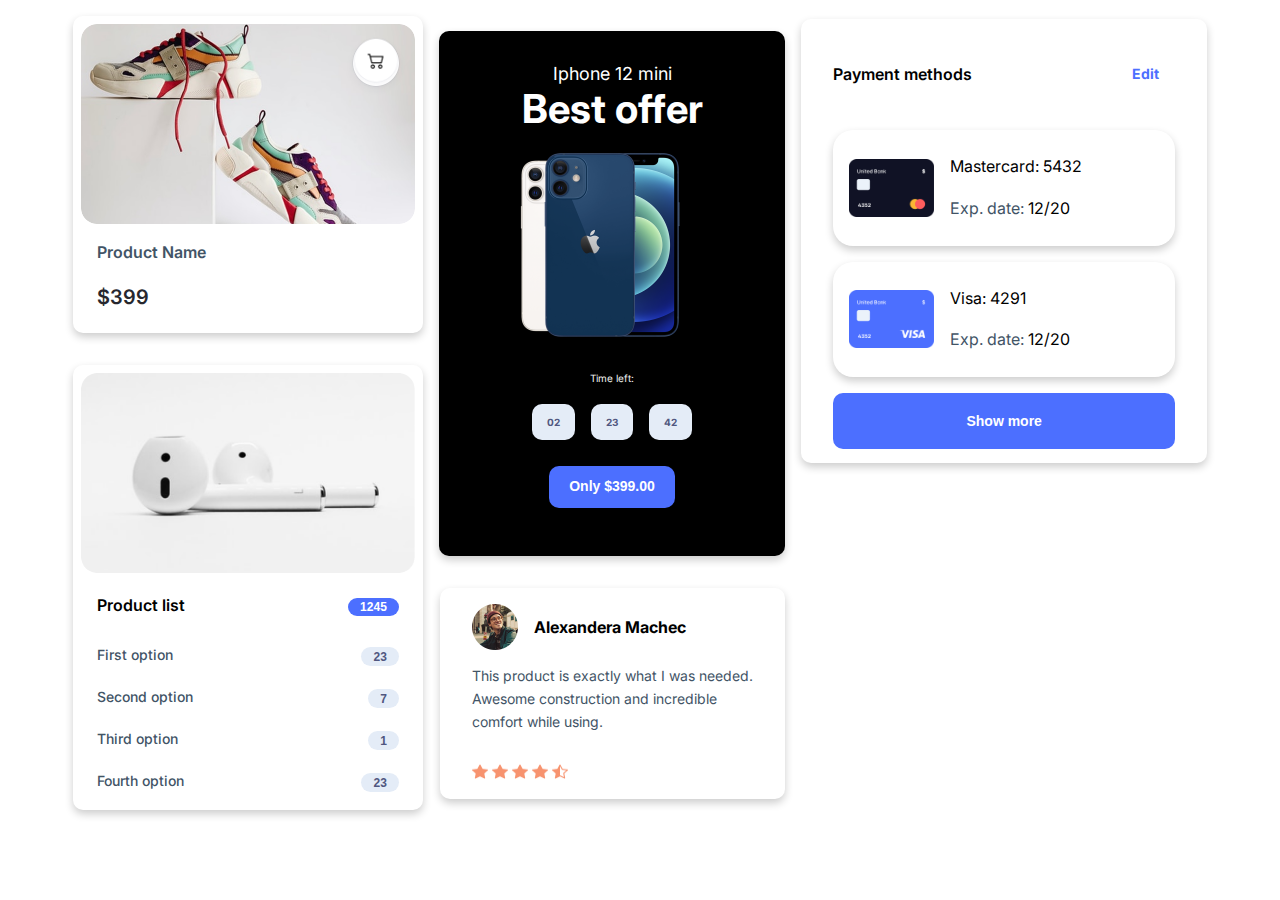
<file: latihan-sas-1-pra/index.html>
<!DOCTYPE html>
<html lang="en">
  <head>
    <meta charset="UTF-8" />
    <meta name="viewport" content="width=device-width, initial-scale=1.0" />
    <title>latihan sas</title>
    <link rel="stylesheet" href="style.css" />
  </head>
  <body>
    <header></header>
    <main>
      <section class="hero">
        <section id="left">
          <section id="card-shoes">
            <div id="shoes-header">
              <div id="shoes">
                <div id="elements">
                  <img src="./assets/keranjang.png" alt="" />
                </div>
              </div>
            </div>
            <div id="shoes-body">
              <h6 class="shoes-title">Product Name</h6>
              <h3 class="price">$399</h3>
            </div>
          </section>
          <section id="card-buds">
            <div id="buds-header">
              <img src="./assets/buds.png" alt="" />
            </div>
            <div id="buds-body">
              <div id="buds-title">
                <h5 class="buds-title">Product list</h5>
                <span> <button class="price">1245</button> </span>
              </div>
              <div class="first option">
                <p>First option</p>
                <span> <button>23</button> </span>
              </div>
              <div class="second option">
                <p>Second option</p>
                <span> <button>7</button> </span>
              </div>
              <div class="third option">
                <p>Third option</p>
                <span> <button>1</button> </span>
              </div>
              <div class="fourth option">
                <p>Fourth option</p>
                <span> <button>23</button> </span>
              </div>
            </div>
          </section>
        </section>
        <section id="mid">
          <section class="card-iphone">
            <div id="iphone-header">
              <p>Iphone 12 mini</p>
              <h1>Best offer</h1>
            </div>
            <div id="iphone-body">
              <img src="./assets/Image.png" alt="" class="elements" />
            </div>
            <div id="iphone-footer">
              <p>Time left:</p>
              <div id="timer">
                <p id="hours" class="time">02</p>
                <p id="minutes" class="time">23</p>
                <p id="seconds" class="time">42</p>
              </div>
              <div id="button">
                <button><a href="">Only $399.00</a></button>
              </div>
            </div>
          </section>
          <section class="card-comment">
            <div id="comment-header">
              <img src="./assets/x-avatar.png" alt="gambar" />
              <h5>Alexandera Machec</h5>
            </div>
            <div id="comment-content">
              <p>
                This product is exactly what I was needed. <br />Awesome
                construction and incredible <br />comfort while using.
              </p>
            </div>
            <div id="comment-footer">
              <img src="./assets/star-fill.png" alt="" />
              <img src="./assets/star-fill.png" alt="" />
              <img src="./assets/star-fill.png" alt="" />
              <img src="./assets/star-fill.png" alt="" />
              <img src="./assets/star-half.png" alt="" />
            </div>
          </section>
        </section>
        <section id="right">
          <section id="card-payment">
            <div id="payment-header">
              <h5>Payment methods</h5>
              <a href="#">Edit</a>
            </div>
            <div id="payment-body">
              <div class="payment 1">
                <img src="./assets/mastercard.png" alt="" />
                <div class="card-number">
                  <p class="mastercard">Mastercard: 5432</p>
                  <p><span class="exp">Exp. date:</span> 12/20</p>
                </div>
              </div>
              <div class="payment 2">
                <img src="./assets/visa.png" alt="" />
                <div class="card-number">
                  <p class="mastercard">Visa: 4291</p>
                  <p><span class="exp">Exp. date:</span> 12/20</p>
                </div>
              </div>
            </div>
            <div id="payment-footer">
              <div class="button">
                <button><a href="">Show more</a></button>
              </div>
            </div>
          </section>
        </section>
      </section>
    </main>
  </body>
</html>
</file>
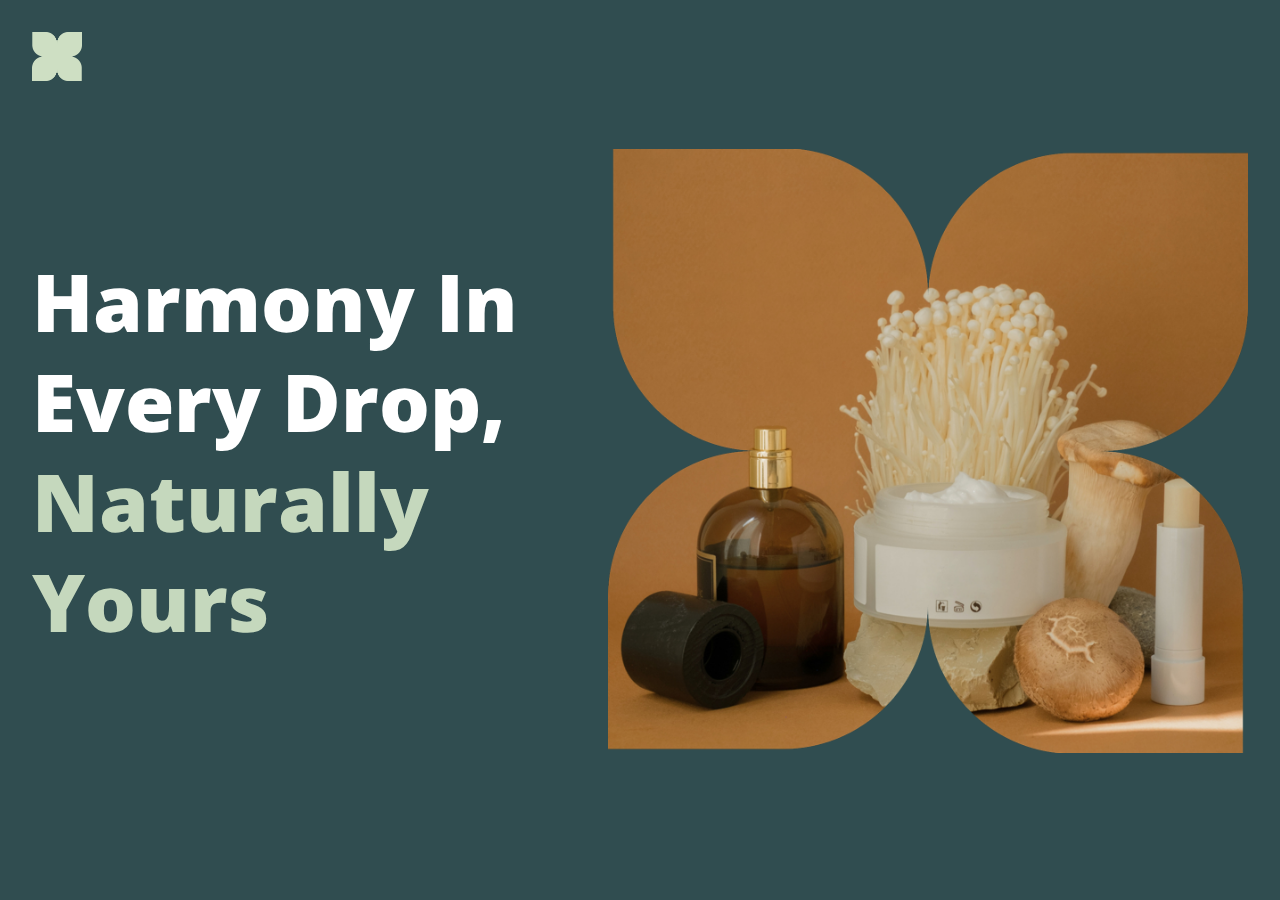
<file: ujian-sts-2-pra/index.html>
<!DOCTYPE html>
<html lang="en">
  <head>
    <meta charset="UTF-8" />
    <meta name="viewport" content="width=device-width, initial-scale=1.0" />
    <title>ujian-sts-2-pra</title>
    <link rel="stylesheet" href="./sass/style.css" />
  </head>
  <body>
    <header>
      <div class="header-logo">
        <img src="./assets/Union.png" alt="header-logo" />
      </div>
      <nav>
        <img src="./assets/Vector.png" alt="" />
      </nav>
    </header>
    <main>
      <section class="hero">
        <h1>Harmony In <br>Every Drop,<br> <span>Naturally Yours</span></h1>
        <div class="image-hero">
            <img src="./assets/Butter-fly.png" alt="butter-fly">
        </div>
      </section>
    </main>
  </body>
</html>
</file>
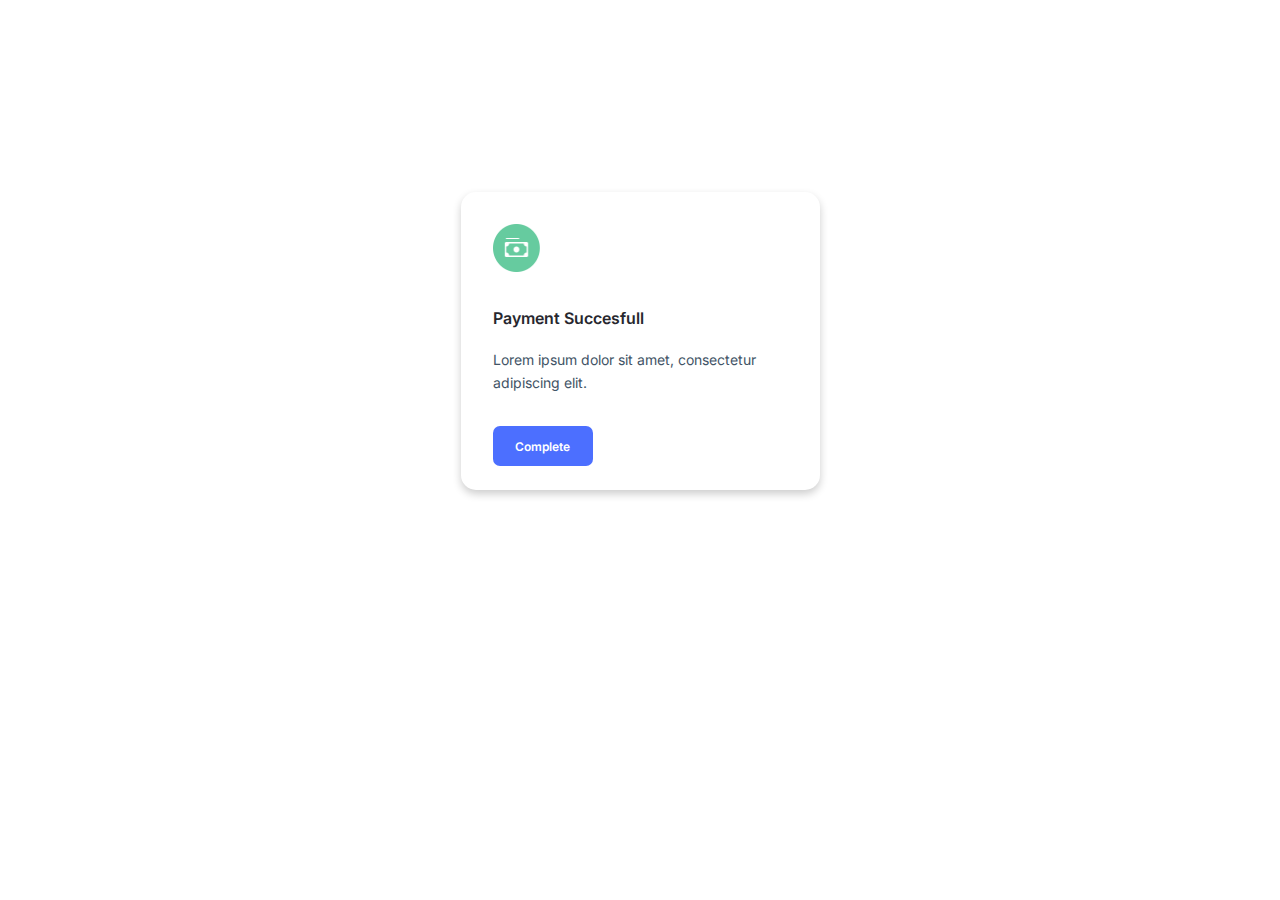
<file: SAS-1-pra/tugas SAS.html>
<!DOCTYPE html>
<html lang="en">
  <head>
    <meta charset="UTF-8" />
    <meta name="viewport" content="width=device-width, initial-scale=1.0" />
    <title>SAS</title>
    <style>
      @import url("https://fonts.googleapis.com/css2?family=Inter:ital,opsz,wght@0,14..32,100..900;1,14..32,100..900&display=swap");
      * {
        margin: 0;
        padding: 0;
        box-sizing: border-box;
        font-family: "Inter", sans-serif;
      }

      .card-payment {
        display: flex;
        justify-self: center;
        align-self: center;
        flex-direction: column;
        justify-content: center;
        width: max-content;
        row-gap: 2em;
        box-shadow: 0px 4px 8px 0 rgba(0, 0, 0, 0.2);
        padding: 2em 4em 1.5em 2em;
        border-radius: 15px;
        margin: 12em;
      }
      #payment-header img {
        width: 47.82px;
        height: 48px;
      }
      #payment-body {
        column-gap: 8px;
      }
      #payment-body h5 {
        color: #27272e;

        font-size: 16px;
        font-weight: 600;
    
      }
      #payment-body p {
        color: #425466;

        font-size: 14px;
        font-weight: 400;
        line-height: 23px;
        text-align: left;
        text-underline-position: from-font;
        text-decoration-skip-ink: none;
      }
      #payment-button {
        width: max-content;
      }
      #payment-button button {
        width: 100%;
        padding: 0.9em 1.7em;
        background-color: #4c6fff;
        border-radius: 7px;
        border: none;
      }
      #payment-button button a {
        text-decoration: none;
        color: white;
        font-size: 12px;
        font-weight: 600;
        line-height: 12px;
        text-align: left;
        text-underline-position: from-font;
        text-decoration-skip-ink: none;
      }
    </style>
  </head>
  <body>
    <main>
      <section class="card-payment">
        <div id="payment-header">
          <img src="./assets/Icon.png" alt="" />
        </div>
        <div id="payment-body">
          <h5>Payment Succesfull</h5>
          <br />
          <p>Lorem ipsum dolor sit amet, consectetur <br />adipiscing elit.</p>
        </div>
        <div id="payment-button">
          <span id="button">
            <button><a href="">Complete</a></button>
           </span>
        </div>
      </section>
    </main>
  </body>
</html>
</file>
<file: latihan-sas-1-pra/style.css>
@import url("https://fonts.googleapis.com/css2?family=Alfa+Slab+One&family=Iceland&family=Inter:ital,opsz,wght@0,14..32,100..900;1,14..32,100..900&display=swap");

body {
  margin: 0;
  padding: 0;
  box-sizing: border-box;
  font-family: "Inter", sans-serif;
}
.hero {
  display: flex;
  justify-content: center;
  align-items: first baseline;
  gap: 1em;
  padding: 1em;
}
#mid {
  display: flex;
  flex-direction: column;
  justify-content: center;
  align-items: center;
  row-gap: 2em;
}
#left {
  display: flex;
  flex-direction: column;
  justify-content: center;
  align-items: center;
  row-gap: 2em;
}
#right {
  display: flex;
  flex-direction: column;
  justify-content: center;
  row-gap: 2em;
}
/* card-comment start */
.card-comment {
  display: flex;
  flex-direction: column;
  width: max-content;
  box-shadow: 0px 4px 8px 0 rgba(0, 0, 0, 0.2);
  border-radius: 10px;
  padding: 0em 1em;
  #comment-header {
    display: flex;
    margin: 1em 1em 0em 1em;

    justify-content: left;
    align-items: center;
    gap: 1em;
    img {
      width: 46px;
      height: 46px;
    }
    h5 {
      margin: 0;
      font-size: 16px;
    }
  }
  #comment-content {
    margin: 0em 1em 1em 1em;
    p {
      color: #425466;
      font-size: 14px;
      font-weight: 400;
      line-height: 23px;
      text-align: left;
      text-underline-position: from-font;
      text-decoration-skip-ink: none;
    }
  }
  #comment-footer {
    margin: 0em 1em 1em 1em;
    img {
      width: 16px;
      height: 15px;
      top: 0.5px;
      left: 0px;
      gap: 0px;
      opacity: 0px;
    }
  }
}
/* card-comment end */

/* card-iphone start */
.card-iphone {
  display: flex;
  flex-direction: column;
  justify-content: center;
  width: max-content;
    box-shadow: 0px 4px 8px 0 rgba(0, 0, 0, 0.2);
  border-radius: 10px;
  background-color: black;
  padding: 1em 2.7em;
  #iphone-header {
    display: flex;
    margin: 1em 0em 0em 0em;
    flex-direction: column;
    p {
      color: white;
      font-size: 18px;
      font-weight: 400;
      text-align: center;
      text-underline-position: from-font;
      text-decoration-skip-ink: none;
      margin: 0;
    }
    h1 {
      color: white;
      font-size: 40px;
      font-weight: 700;
      text-align: center;
      text-underline-position: from-font;
      text-decoration-skip-ink: none;
      margin: 0;
    }
  }
  #iphone-body {
    margin: 1em 0em 0em 0em;
    img {
      width: 260px;
      height: 193px;
      top: 174px;
      left: 472px;
      gap: 0px;
      opacity: 0px;
    }
    p {
      color: white;
      font-size: 10px;
      font-weight: 400;
      line-height: 12.1px;
      text-align: center;
      text-underline-position: from-font;
      text-decoration-skip-ink: none;
    }
  }
  #iphone-footer {
    margin: 1em 0em 1em 0em;
    p {
      color: #f2f2f2;
      font-size: 10px;
      font-weight: 400;
      line-height: 12.1px;
      text-align: center;
      text-underline-position: from-font;
      text-decoration-skip-ink: none;
    }
    #timer {
      display: flex;
      justify-content: center;
      gap: 1em;
      .time {
        padding: 1em 1.5em;
        background: #e4ecf7;
        border-radius: 10px;
        color: #505780;
        font-size: 10px;
        font-weight: 700;
        line-height: 16px;

        text-underline-position: from-font;
        text-decoration-skip-ink: none;
      }
    }
    #button {
      display: flex;
      justify-content: center;
      margin: 1em;
      :hover {
        background-color: darkblue;
        color: darkgray;
      }
      button {
        padding: 1em 1.5em;
        background: #4c6fff;
        border-radius: 10px;
        border: none;
        a {
          color: #ffffff;
          text-decoration: none;
          font-size: 14px;
          font-weight: 600;
          line-height: 14px;
          text-underline-position: from-font;
          text-decoration-skip-ink: none;
        }
      }
    }
  }
}
/* card-iphone end */

/* card-shoes start */

#card-shoes {
  display: flex;
  flex-direction: column;
  justify-content: center;
  width: max-content;
  box-shadow: 0px 4px 8px 0 rgba(0, 0, 0, 0.2);
  border-radius: 10px;
  background-color: white;
  padding: 0.5em;
  #shoes-header {
    #shoes {
      display: flex;
      background-image: url("./assets/rounded.png");
      width: 334px;
      height: 200px;
      background-position: center;
      background-size: cover;
      top: 8px;
      left: 8px;
      gap: 0px;
      border-radius: 16px;
      opacity: 0px;
      justify-content: end;
      #elements {
        position: relative;
        top: 0.7em;
        right: 0.7em;

        width: max-content;
        img {
          width: 56px;
          height: 56px;
        }
      }
    }
  }
  #shoes-body {
    padding: 0em 1em;

    .shoes-title {
      color: #425466;
      margin: 1em 0em;
      font-size: 16px;
      font-weight: 600;
      line-height: 24px;
      text-align: left;
      text-underline-position: from-font;
      text-decoration-skip-ink: none;
    }
    .price {
      color: #27272e;
      margin-bottom: 0.7em;
      font-size: 20px;
      font-weight: 600;
      line-height: 27.3px;
      text-align: left;
      text-underline-position: from-font;
      text-decoration-skip-ink: none;
    }
  }
}
/* card-shoes end */

/* card-buds start */
#card-buds {
  display: flex;
  flex-direction: column;
  justify-content: center;
  width: max-content;
  box-shadow: 0px 4px 8px 0 rgba(0, 0, 0, 0.2);
  border-radius: 10px;
  background-color: white;
  padding: 0.5em;
  #buds-header {
    img {
      width: 334px;
      height: 200px;
      top: 8px;
      left: 8px;
      gap: 0px;
      border-radius: 16px;
      opacity: 0px;
    }
  }
  #buds-body {
    padding: 0em 1em;
    #buds-title {
      display: flex;
      align-items: center;
      justify-content: space-between;
      .buds-title {
        margin: 1em 0em;

        font-size: 16px;
        font-weight: 600;
        line-height: 25px;
        text-align: left;
        text-underline-position: from-font;
        text-decoration-skip-ink: none;
      }
      .price {
        width: max-content;
        color: #fff;
        background: #4c6fff;
        border-radius: 100px;
        border: none;
        text-align: center;
        padding: 0.2em 1em;
        font-size: 12px;
        font-weight: 700;
      }
    }
    .option {
      display: flex;
      justify-content: space-between;
      align-items: center;
      p {
        color: #425466;
        font-size: 14px;
        font-weight: 500;
        line-height: 14px;
        text-align: left;
        text-underline-position: from-font;
        text-decoration-skip-ink: none;
      }
      button {
        width: max-content;
        color: #505780;
        background: #e4ecf7;
        border-radius: 100px;
        border: none;
        text-align: center;
        padding: 0.2em 1em;
        font-size: 12px;
        font-weight: 700;
      }
    }
  }
}
/* card-buds end */

/* card-payment start */
#card-payment {
  display: flex;
  flex-direction: column;
  width: max-content;

  box-shadow: 0px 4px 8px 0 rgba(0, 0, 0, 0.2);
  border-radius: 10px;
  padding: 0em 2em;
  #payment-header {
    display: flex;
    justify-content: space-between;
    align-items: center;
    margin: 1em 1em 0em 0em;
    gap: 10em;
    h5 {
      font-size: 16px;
      font-weight: 600;
      line-height: 25px;
      text-align: left;
      text-underline-position: from-font;
      text-decoration-skip-ink: none;
    }
    a {
      color: #4c6fff;
      text-decoration: none;
      font-size: 14px;
      font-weight: 700;
      line-height: 14.52px;
      text-align: right;
      text-underline-position: from-font;
      text-decoration-skip-ink: none;
    }
  }
  #payment-body {
    .payment {
      display: flex;
      justify-content: start;
      gap: 1em;
      align-items: center;
      margin: 1em 0em;
      box-shadow: 0px 4px 8px 0 rgba(0, 0, 0, 0.2);
      border-radius: 20px;
      padding: 0.5em 1em;
      background-color: white;
      img {
        width: 85px;
        height: 58px;
        top: 16px;
        left: 16px;
        gap: 0px;
        opacity: 0px;
      }
      .card-number {
        font-size: 16px;
        font-weight: 400;
        line-height: 25.92px;
        text-align: left;
        text-underline-position: from-font;
        text-decoration-skip-ink: none;
      }
      .exp {
        color: #425466;
      }
      .master-card {
        color: #27272e;
      }
    }
  }
  #payment-footer {
    .button {
      width: 100%;
      button {
        width: 100%;
        padding: 1.5em;

        background: #4c6fff;
        border-radius: 10px;
        border: none;
        text-align: center;
        font-size: 14px;
        font-weight: 600;
        line-height: 14px;
        margin-bottom: 1em;
        a {
          text-decoration: none;
          color: #fff;
        }
      }
    }
  }
}
</file>
<file: ujian-sts-2-pra/sass/style.css>
@import url("https://fonts.googleapis.com/css2?family=Open+Sans:ital,wght@0,300..800;1,300..800&display=swap");
* {
  padding: 0;
  margin: 0;
}

body {
  background: rgb(48, 77, 80);
}

header {
  display: flex;
  padding: 2em 1em 1em 1em;
  justify-content: space-between;
  background: rgb(48, 77, 80);
}
header img {
  width: 30px;
}

main {
  margin-top: 1em;
}
main .hero {
  padding: 1em;
}
main .hero h1 {
  color: white;
  font-family: "Open Sans", sans-serif;
  font-weight: 800;
  font-size: 38px;
  line-height: 42px;
  letter-spacing: -3%;
  text-align: center;
  vertical-align: middle;
}
main .hero h1 span {
  color: rgba(206, 223, 195, 0.95);
}
main .hero .image-hero {
  padding: 1em;
  display: flex;
  justify-content: center;
  align-items: center;
}
main .hero .image-hero img {
  width: 95vw;
}

@media screen and (min-width: 1024px) {
  header {
    display: flex;
    padding: 2em 1em 1em 2em;
    justify-content: space-between;
    background: rgb(48, 77, 80);
  }
  header img {
    width: 50px;
  }
  header nav img {
    display: none;
  }
  main {
    margin-top: 1em;
  }
  main .hero {
    display: flex;
    padding: 1em;
    padding-left: 2em;
    align-items: center;
    justify-content: space-between;
  }
  main .hero h1 {
    font-family: "Open Sans", sans-serif;
    font-weight: 800;
    font-size: 80px;
    line-height: 100px;
    letter-spacing: -2%;
    text-align: left;
    vertical-align: middle;
    color: white;
  }
  main .hero h1 span {
    color: rgba(206, 223, 195, 0.95);
  }
  main .hero .image-hero {
    padding: 1em;
    display: flex;
    justify-content: center;
    align-items: center;
  }
  main .hero .image-hero img {
    width: 50vw;
  }
}/*# sourceMappingURL=style.css.map */
</file>
